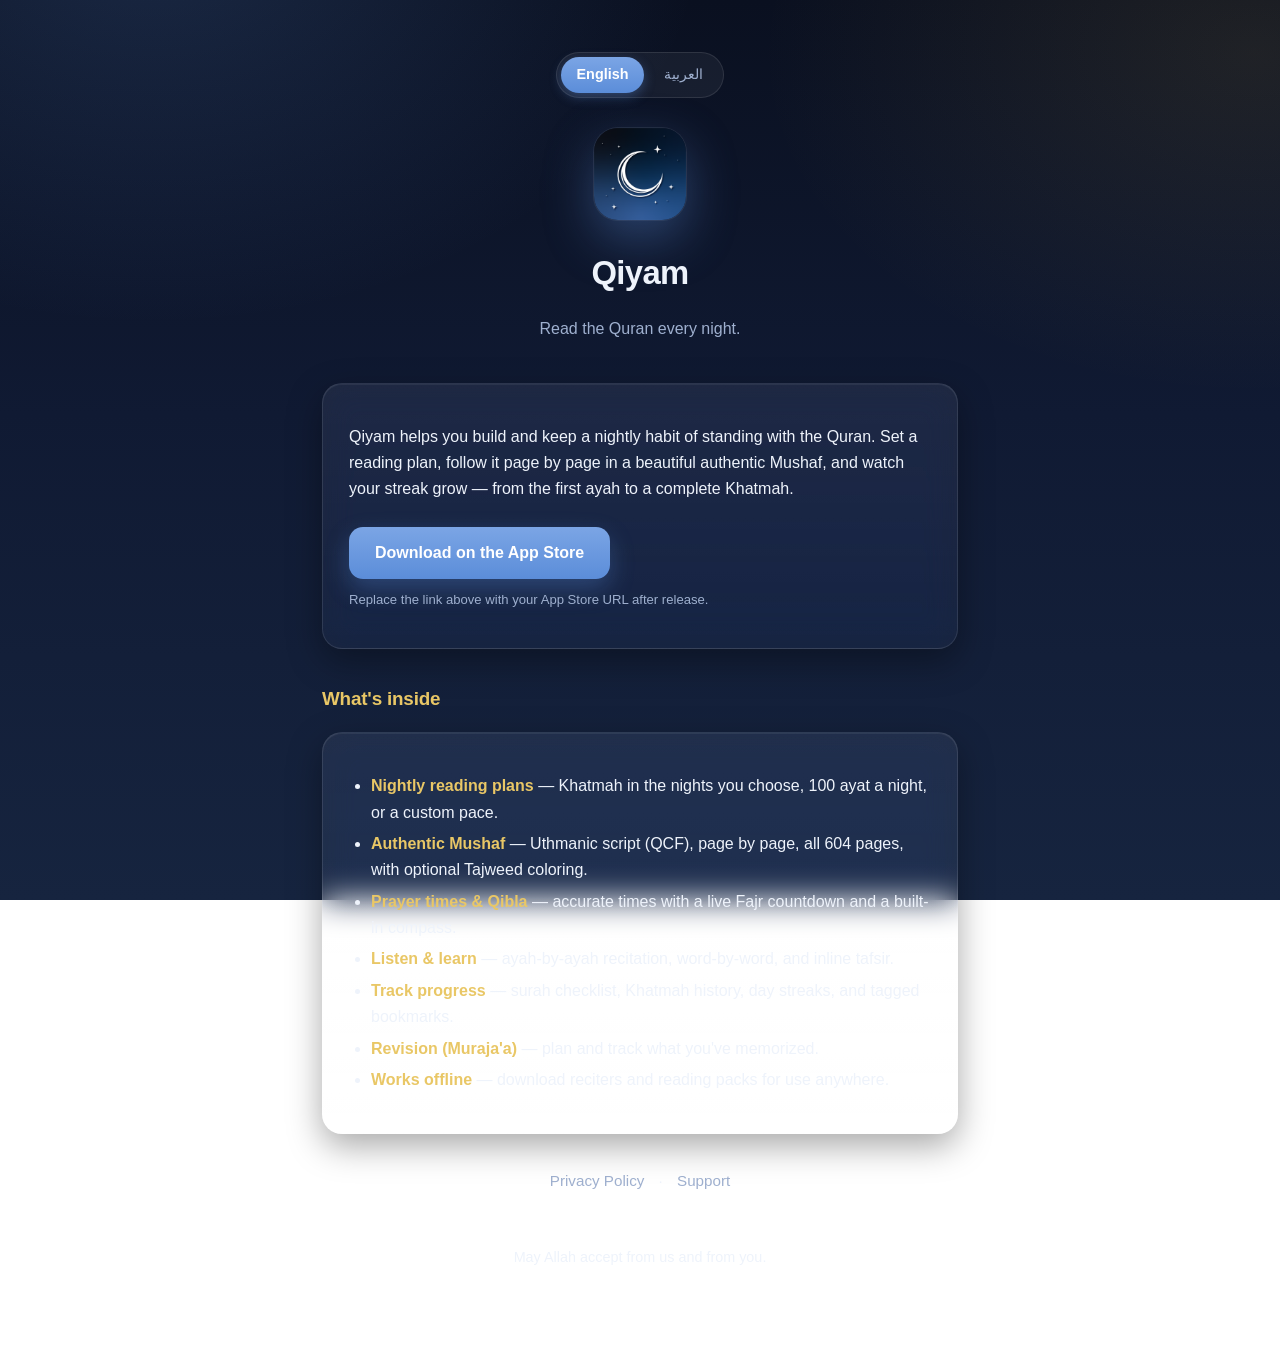
<file: index.html>
<!DOCTYPE html>
<html lang="en">
<head>
  <meta charset="UTF-8" />
  <meta name="viewport" content="width=device-width, initial-scale=1.0" />
  <title>Qiyam — Read the Quran Every Night</title>
  <meta name="description" content="Qiyam helps you build a nightly habit of Quran reading with authentic Mushaf, prayer times, Qibla, audio recitation, and streak tracking." />
  <link rel="icon" type="image/png" href="icon.png" />
  <link rel="stylesheet" href="style.css" />
</head>
<body>
  <div class="wrap">
    <div class="langswitch">
      <a href="index.html" class="active">English</a>
      <a href="ar.html">العربية</a>
    </div>
    <header class="site">
      <img class="icon" src="icon.png" alt="Qiyam app icon" width="96" height="96" />
      <h1>Qiyam</h1>
      <p class="muted">Read the Quran every night.</p>
    </header>

    <div class="card">
      <p>Qiyam helps you build and keep a nightly habit of standing with the Quran. Set a reading plan, follow it page by page in a beautiful authentic Mushaf, and watch your streak grow — from the first ayah to a complete Khatmah.</p>
      <a class="btn" href="#">Download on the App Store</a>
      <p class="muted" style="font-size:0.82rem;margin-top:10px;">Replace the link above with your App Store URL after release.</p>
    </div>

    <h2>What's inside</h2>
    <div class="card">
      <ul>
        <li><strong>Nightly reading plans</strong> — Khatmah in the nights you choose, 100 ayat a night, or a custom pace.</li>
        <li><strong>Authentic Mushaf</strong> — Uthmanic script (QCF), page by page, all 604 pages, with optional Tajweed coloring.</li>
        <li><strong>Prayer times &amp; Qibla</strong> — accurate times with a live Fajr countdown and a built-in compass.</li>
        <li><strong>Listen &amp; learn</strong> — ayah-by-ayah recitation, word-by-word, and inline tafsir.</li>
        <li><strong>Track progress</strong> — surah checklist, Khatmah history, day streaks, and tagged bookmarks.</li>
        <li><strong>Revision (Muraja'a)</strong> — plan and track what you've memorized.</li>
        <li><strong>Works offline</strong> — download reciters and reading packs for use anywhere.</li>
      </ul>
    </div>

    <nav class="nav">
      <a href="privacy.html">Privacy Policy</a> ·
      <a href="support.html">Support</a>
    </nav>

    <footer>
      <p>May Allah accept from us and from you.</p>
    </footer>
  </div>
</body>
</html>
</file>
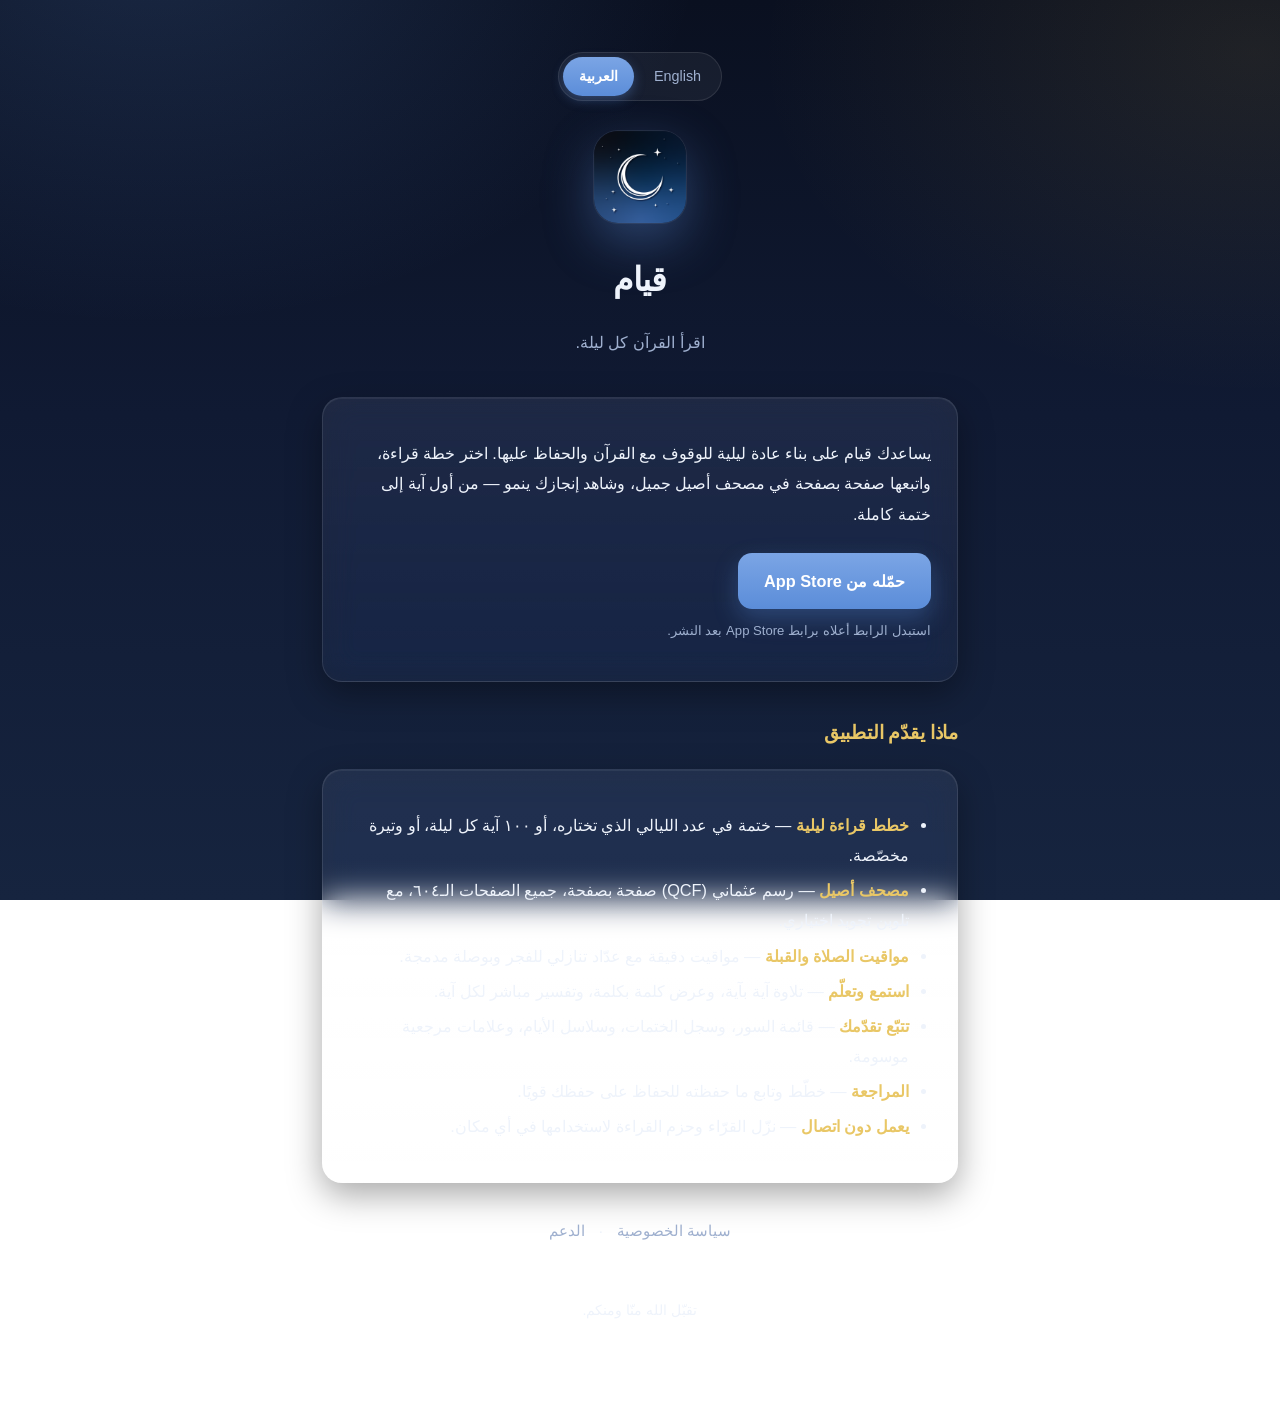
<file: ar.html>
<!DOCTYPE html>
<html lang="ar" dir="rtl">
<head>
  <meta charset="UTF-8" />
  <meta name="viewport" content="width=device-width, initial-scale=1.0" />
  <title>قيام — اقرأ القرآن كل ليلة</title>
  <meta name="description" content="يساعدك قيام على بناء عادة ليلية لقراءة القرآن مع مصحف أصيل، ومواقيت الصلاة، والقبلة، والتلاوة الصوتية، وتتبّع الإنجاز." />
  <link rel="icon" type="image/png" href="icon.png" />
  <link rel="stylesheet" href="style.css" />
</head>
<body>
  <div class="wrap">
    <div class="langswitch">
      <a href="index.html">English</a>
      <a href="ar.html" class="active">العربية</a>
    </div>

    <header class="site">
      <img class="icon" src="icon.png" alt="أيقونة تطبيق قيام" width="96" height="96" />
      <h1>قيام</h1>
      <p class="muted">اقرأ القرآن كل ليلة.</p>
    </header>

    <div class="card">
      <p>يساعدك قيام على بناء عادة ليلية للوقوف مع القرآن والحفاظ عليها. اختر خطة قراءة، واتبعها صفحة بصفحة في مصحف أصيل جميل، وشاهد إنجازك ينمو — من أول آية إلى ختمة كاملة.</p>
      <a class="btn" href="#">حمّله من App Store</a>
      <p class="muted" style="font-size:0.82rem;margin-top:10px;">استبدل الرابط أعلاه برابط App Store بعد النشر.</p>
    </div>

    <h2>ماذا يقدّم التطبيق</h2>
    <div class="card">
      <ul>
        <li><strong>خطط قراءة ليلية</strong> — ختمة في عدد الليالي الذي تختاره، أو ١٠٠ آية كل ليلة، أو وتيرة مخصّصة.</li>
        <li><strong>مصحف أصيل</strong> — رسم عثماني (QCF) صفحة بصفحة، جميع الصفحات الـ٦٠٤، مع تلوين تجويد اختياري.</li>
        <li><strong>مواقيت الصلاة والقبلة</strong> — مواقيت دقيقة مع عدّاد تنازلي للفجر وبوصلة مدمجة.</li>
        <li><strong>استمع وتعلّم</strong> — تلاوة آية بآية، وعرض كلمة بكلمة، وتفسير مباشر لكل آية.</li>
        <li><strong>تتبّع تقدّمك</strong> — قائمة السور، وسجل الختمات، وسلاسل الأيام، وعلامات مرجعية موسومة.</li>
        <li><strong>المراجعة</strong> — خطّط وتابع ما حفظته للحفاظ على حفظك قويًا.</li>
        <li><strong>يعمل دون اتصال</strong> — نزّل القرّاء وحزم القراءة لاستخدامها في أي مكان.</li>
      </ul>
    </div>

    <nav class="nav">
      <a href="privacy-ar.html">سياسة الخصوصية</a> ·
      <a href="support-ar.html">الدعم</a>
    </nav>

    <footer>
      <p>تقبّل الله منّا ومنكم.</p>
    </footer>
  </div>
</body>
</html>
</file>
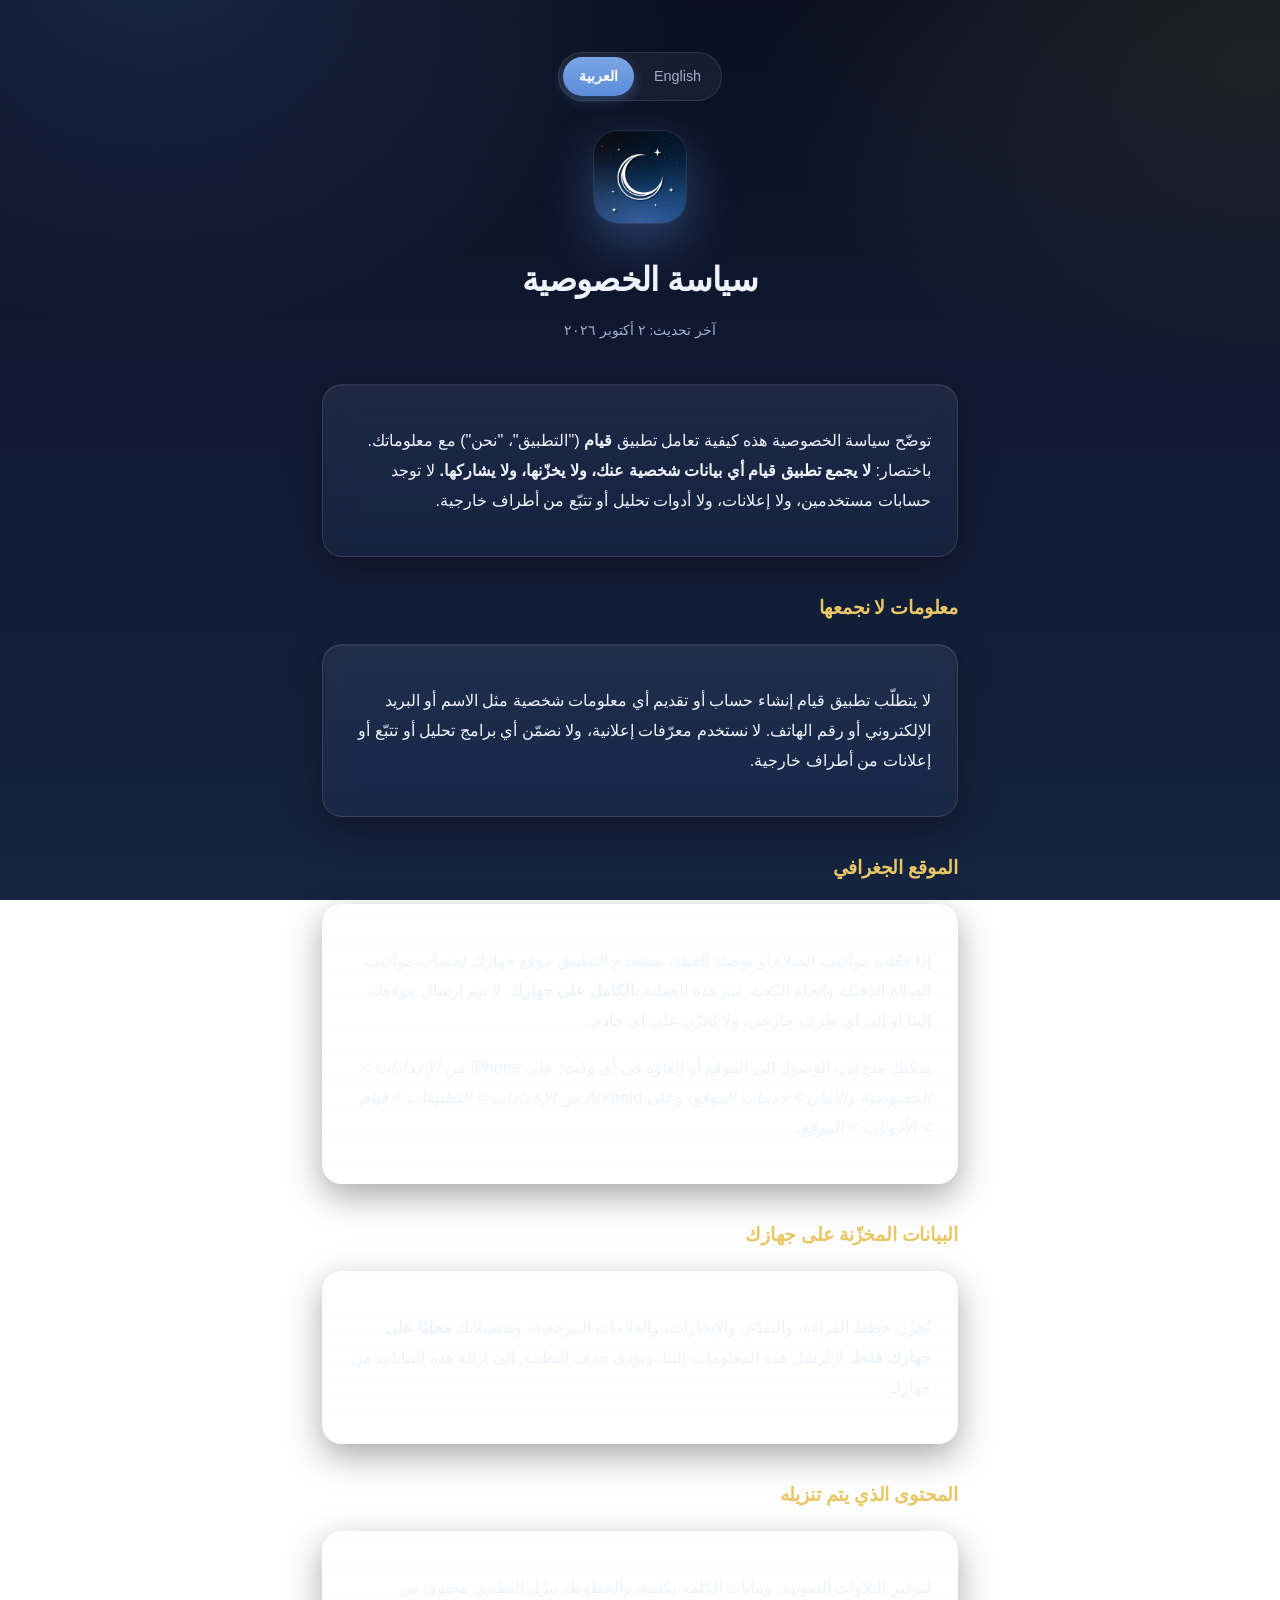
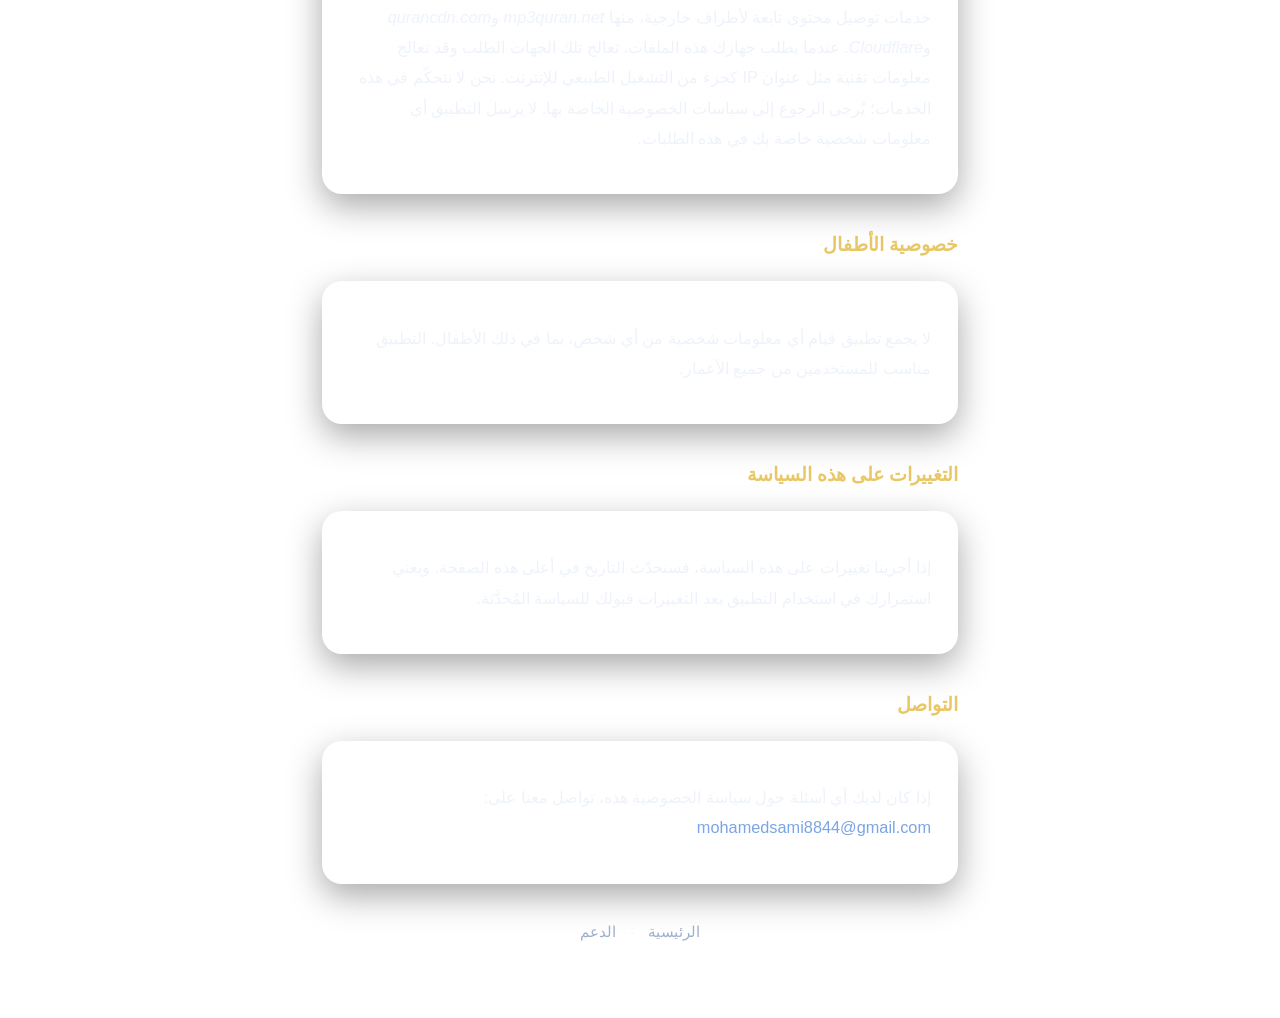
<file: privacy-ar.html>
<!DOCTYPE html>
<html lang="ar" dir="rtl">
<head>
  <meta charset="UTF-8" />
  <meta name="viewport" content="width=device-width, initial-scale=1.0" />
  <title>سياسة الخصوصية — قيام</title>
  <meta name="description" content="سياسة الخصوصية لتطبيق قيام على iOS." />
  <link rel="icon" type="image/png" href="icon.png" />
  <link rel="stylesheet" href="style.css" />
</head>
<body>
  <div class="wrap">
    <div class="langswitch">
      <a href="privacy.html">English</a>
      <a href="privacy-ar.html" class="active">العربية</a>
    </div>

    <header class="site">
      <img class="icon" src="icon.png" alt="أيقونة تطبيق قيام" width="96" height="96" />
      <h1>سياسة الخصوصية</h1>
      <p class="updated">آخر تحديث: ٢ أكتوبر ٢٠٢٦</p>
    </header>

    <div class="card">
      <p>توضّح سياسة الخصوصية هذه كيفية تعامل تطبيق <strong>قيام</strong> ("التطبيق"، "نحن") مع معلوماتك. باختصار: <strong>لا يجمع تطبيق قيام أي بيانات شخصية عنك، ولا يخزّنها، ولا يشاركها.</strong> لا توجد حسابات مستخدمين، ولا إعلانات، ولا أدوات تحليل أو تتبّع من أطراف خارجية.</p>
    </div>

    <h2>معلومات لا نجمعها</h2>
    <div class="card">
      <p>لا يتطلّب تطبيق قيام إنشاء حساب أو تقديم أي معلومات شخصية مثل الاسم أو البريد الإلكتروني أو رقم الهاتف. لا نستخدم معرّفات إعلانية، ولا نضمّن أي برامج تحليل أو تتبّع أو إعلانات من أطراف خارجية.</p>
    </div>

    <h2>الموقع الجغرافي</h2>
    <div class="card">
      <p>إذا فعّلت مواقيت الصلاة أو بوصلة القبلة، يستخدم التطبيق موقع جهازك لحساب مواقيت الصلاة الدقيقة واتجاه الكعبة. تتم هذه العملية <strong>بالكامل على جهازك</strong>. لا يتم إرسال موقعك إلينا أو إلى أي طرف خارجي، ولا يُخزَّن على أي خادم.</p>
      <p>يمكنك منح إذن الوصول إلى الموقع أو إلغاؤه في أي وقت: على iPhone من <em>الإعدادات &gt; الخصوصية والأمان &gt; خدمات الموقع</em>، وعلى Android من <em>الإعدادات &gt; التطبيقات &gt; قيام &gt; الأذونات &gt; الموقع</em>.</p>
    </div>

    <h2>البيانات المخزّنة على جهازك</h2>
    <div class="card">
      <p>تُخزَّن خطط القراءة، والتقدّم، والإنجازات، والعلامات المرجعية، وتفضيلاتك <strong>محليًا على جهازك فقط</strong>. لا تُرسَل هذه المعلومات إلينا. ويؤدي حذف التطبيق إلى إزالة هذه البيانات من جهازك.</p>
    </div>

    <h2>المحتوى الذي يتم تنزيله</h2>
    <div class="card">
      <p>لتوفير التلاوات الصوتية، وبيانات الكلمة بكلمة، والخطوط، ينزّل التطبيق محتوى من خدمات توصيل محتوى تابعة لأطراف خارجية، منها <em>mp3quran.net</em> و<em>qurancdn.com</em> و<em>Cloudflare</em>. عندما يطلب جهازك هذه الملفات، تعالج تلك الجهات الطلب وقد تعالج معلومات تقنية مثل عنوان IP كجزء من التشغيل الطبيعي للإنترنت. نحن لا نتحكّم في هذه الخدمات؛ يُرجى الرجوع إلى سياسات الخصوصية الخاصة بها. لا يرسل التطبيق أي معلومات شخصية خاصة بك في هذه الطلبات.</p>
    </div>

    <h2>خصوصية الأطفال</h2>
    <div class="card">
      <p>لا يجمع تطبيق قيام أي معلومات شخصية من أي شخص، بما في ذلك الأطفال. التطبيق مناسب للمستخدمين من جميع الأعمار.</p>
    </div>

    <h2>التغييرات على هذه السياسة</h2>
    <div class="card">
      <p>إذا أجرينا تغييرات على هذه السياسة، فسنحدّث التاريخ في أعلى هذه الصفحة. ويعني استمرارك في استخدام التطبيق بعد التغييرات قبولك للسياسة المُحدَّثة.</p>
    </div>

    <h2>التواصل</h2>
    <div class="card">
      <p>إذا كان لديك أي أسئلة حول سياسة الخصوصية هذه، تواصل معنا على:<br />
      <a href="mailto:mohamedsami8844@gmail.com">mohamedsami8844@gmail.com</a></p>
    </div>

    <nav class="nav">
      <a href="ar.html">الرئيسية</a> ·
      <a href="support-ar.html">الدعم</a>
    </nav>
  </div>
</body>
</html>
</file>
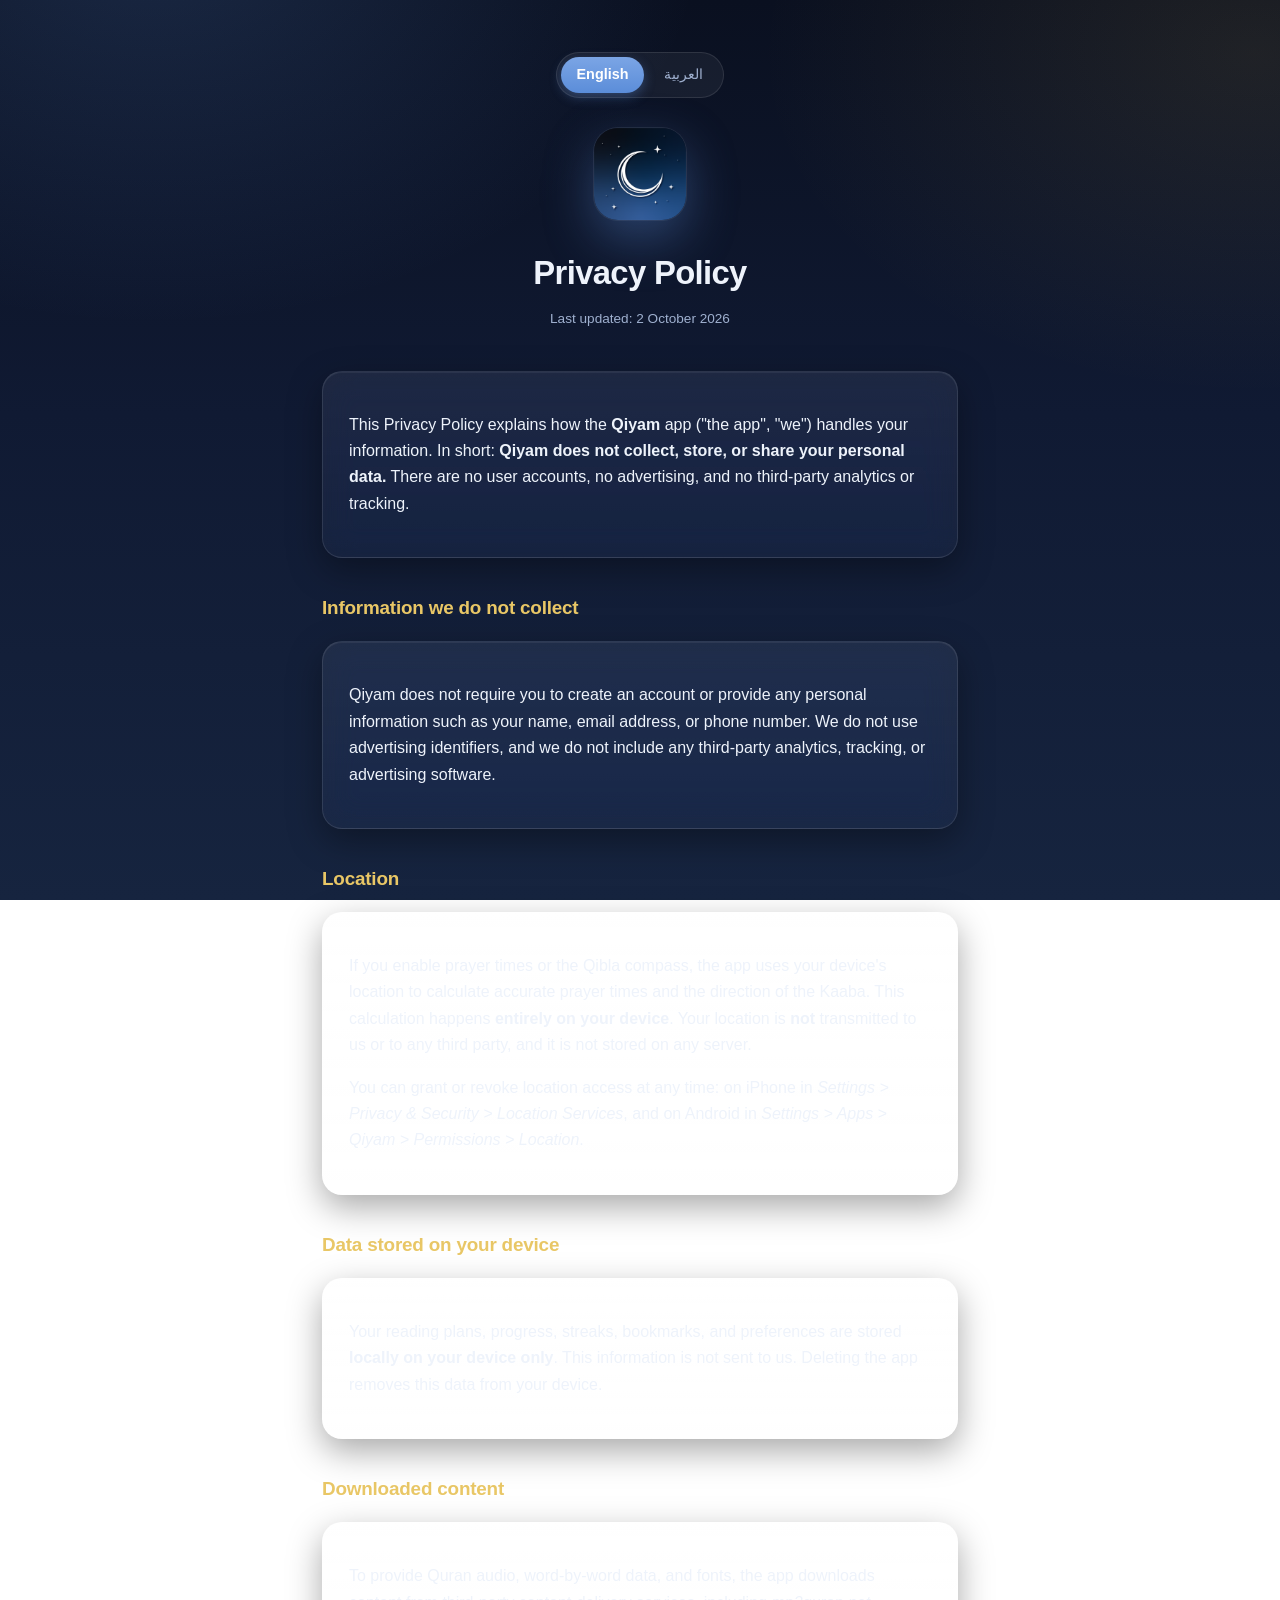
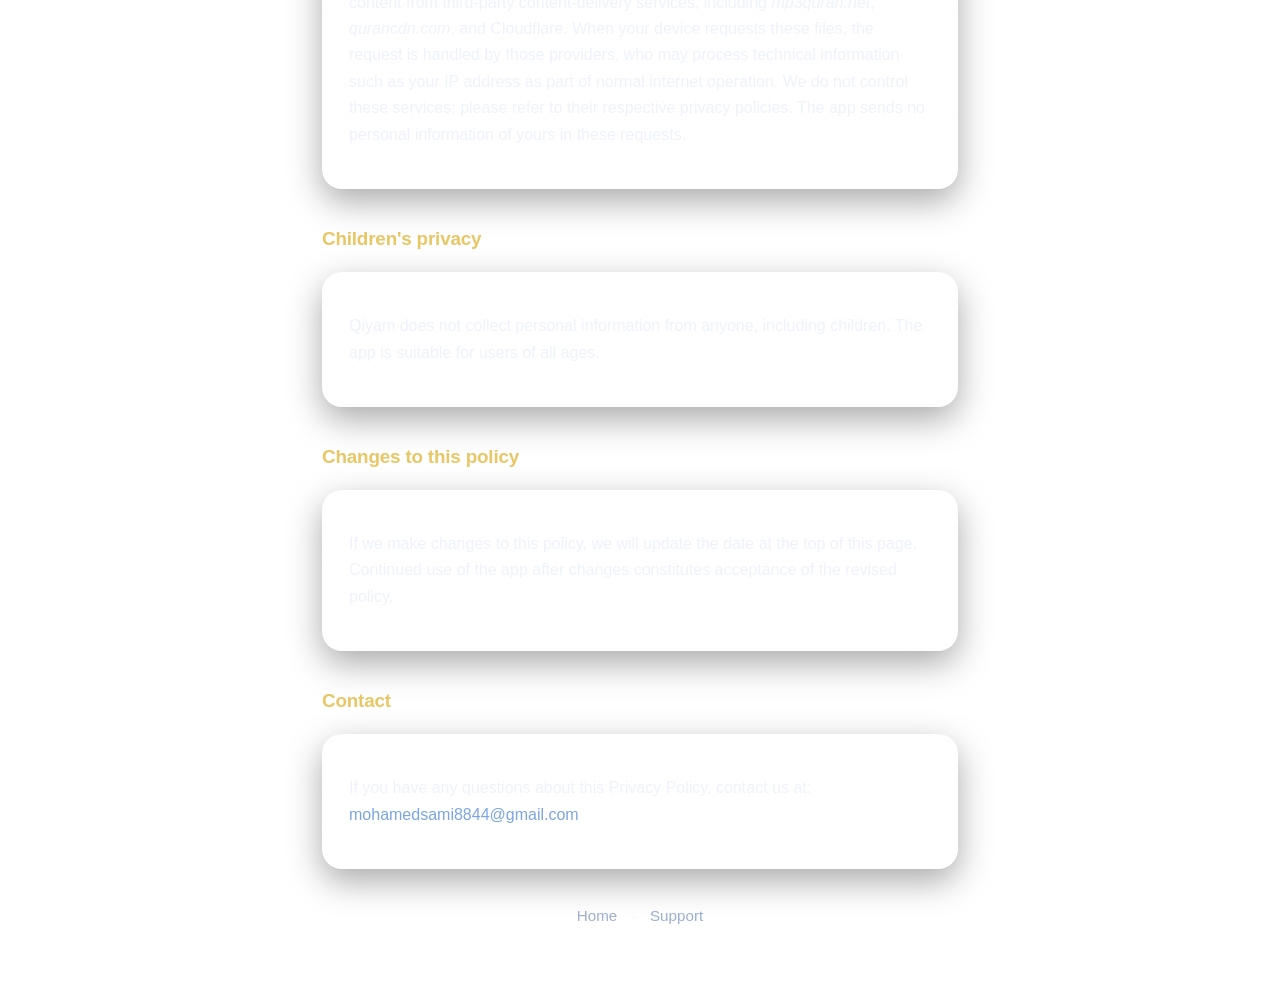
<file: privacy.html>
<!DOCTYPE html>
<html lang="en">
<head>
  <meta charset="UTF-8" />
  <meta name="viewport" content="width=device-width, initial-scale=1.0" />
  <title>Privacy Policy — Qiyam</title>
  <meta name="description" content="Privacy Policy for the Qiyam iOS app." />
  <link rel="icon" type="image/png" href="icon.png" />
  <link rel="stylesheet" href="style.css" />
</head>
<body>
  <div class="wrap">
    <div class="langswitch">
      <a href="privacy.html" class="active">English</a>
      <a href="privacy-ar.html">العربية</a>
    </div>
    <header class="site">
      <img class="icon" src="icon.png" alt="Qiyam app icon" width="96" height="96" />
      <h1>Privacy Policy</h1>
      <p class="updated">Last updated: 2 October 2026</p>
    </header>

    <div class="card">
      <p>This Privacy Policy explains how the <strong>Qiyam</strong> app ("the app", "we") handles your information. In short: <strong>Qiyam does not collect, store, or share your personal data.</strong> There are no user accounts, no advertising, and no third-party analytics or tracking.</p>
    </div>

    <h2>Information we do not collect</h2>
    <div class="card">
      <p>Qiyam does not require you to create an account or provide any personal information such as your name, email address, or phone number. We do not use advertising identifiers, and we do not include any third-party analytics, tracking, or advertising software.</p>
    </div>

    <h2>Location</h2>
    <div class="card">
      <p>If you enable prayer times or the Qibla compass, the app uses your device's location to calculate accurate prayer times and the direction of the Kaaba. This calculation happens <strong>entirely on your device</strong>. Your location is <strong>not</strong> transmitted to us or to any third party, and it is not stored on any server.</p>
      <p>You can grant or revoke location access at any time: on iPhone in <em>Settings &gt; Privacy &amp; Security &gt; Location Services</em>, and on Android in <em>Settings &gt; Apps &gt; Qiyam &gt; Permissions &gt; Location</em>.</p>
    </div>

    <h2>Data stored on your device</h2>
    <div class="card">
      <p>Your reading plans, progress, streaks, bookmarks, and preferences are stored <strong>locally on your device only</strong>. This information is not sent to us. Deleting the app removes this data from your device.</p>
    </div>

    <h2>Downloaded content</h2>
    <div class="card">
      <p>To provide Quran audio, word-by-word data, and fonts, the app downloads content from third-party content-delivery services, including <em>mp3quran.net</em>, <em>qurancdn.com</em>, and Cloudflare. When your device requests these files, the request is handled by those providers, who may process technical information such as your IP address as part of normal internet operation. We do not control these services; please refer to their respective privacy policies. The app sends no personal information of yours in these requests.</p>
    </div>

    <h2>Children's privacy</h2>
    <div class="card">
      <p>Qiyam does not collect personal information from anyone, including children. The app is suitable for users of all ages.</p>
    </div>

    <h2>Changes to this policy</h2>
    <div class="card">
      <p>If we make changes to this policy, we will update the date at the top of this page. Continued use of the app after changes constitutes acceptance of the revised policy.</p>
    </div>

    <h2>Contact</h2>
    <div class="card">
      <p>If you have any questions about this Privacy Policy, contact us at:<br />
      <a href="mailto:mohamedsami8844@gmail.com">mohamedsami8844@gmail.com</a></p>
    </div>

    <nav class="nav">
      <a href="index.html">Home</a> ·
      <a href="support.html">Support</a>
    </nav>
  </div>
</body>
</html>
</file>
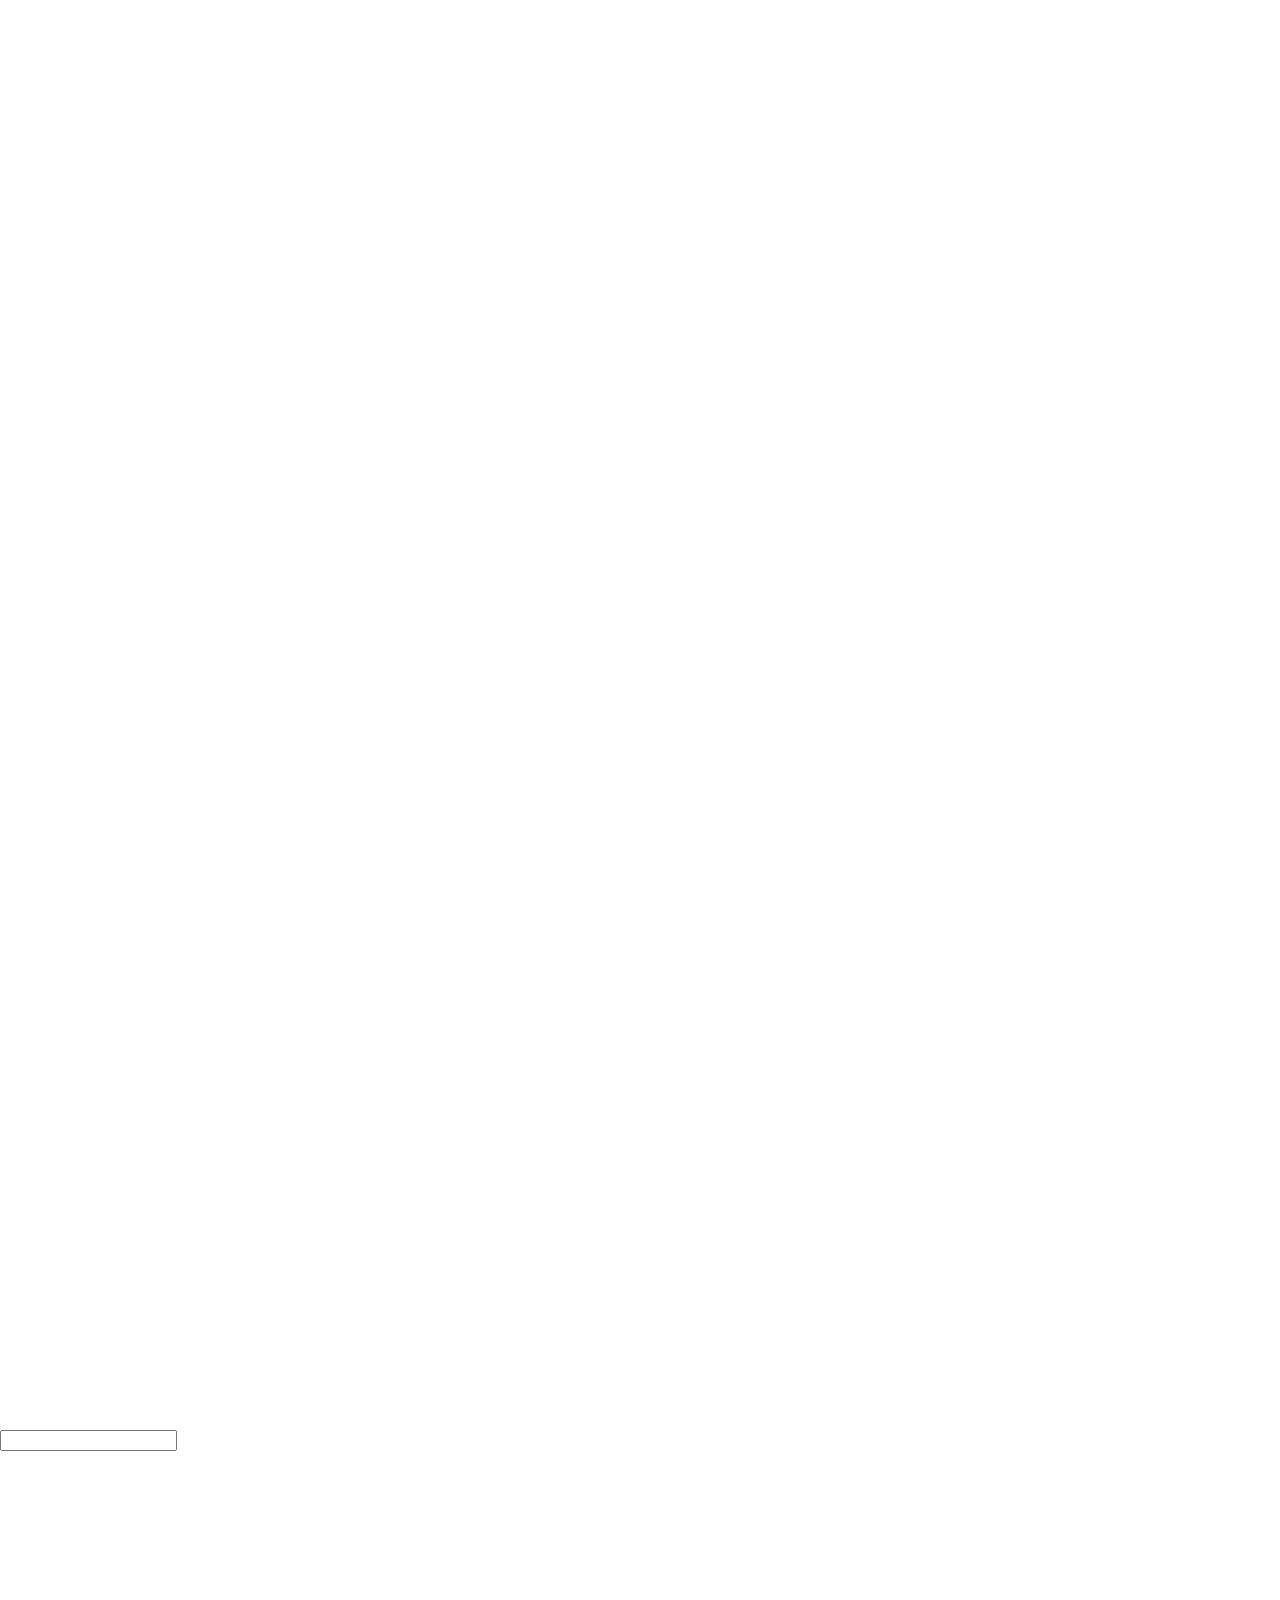
<file: support-ar.html>
<!DOCTYPE html>
<html lang="ar" dir="rtl">
<head>
  <meta charset="UTF-8" />
  <meta name="viewport" content="width=device-width, initial-scale=1.0" />
  <title>الدعم — قيام</title>
  <meta name="description" content="الدعم والمساعدة لتطبيق قيام على iOS." />
  <link rel="icon" type="image/png" href="icon.png" />
  <link rel="stylesheet" href="style.css" />
</head>
<body>
  <div class="wrap">
    <div class="langswitch">
      <a href="support.html">English</a>
      <a href="support-ar.html" class="active">العربية</a>
    </div>

    <header class="site">
      <img class="icon" src="icon.png" alt="أيقونة تطبيق قيام" width="96" height="96" />
      <h1>الدعم</h1>
      <p class="muted">نحن هنا لمساعدتك.</p>
    </header>

    <div class="card">
      <p>هل لديك سؤال، أو واجهت مشكلة، أو لديك اقتراح؟ راسلنا وسنردّ عليك في أقرب وقت ممكن إن شاء الله.</p>
      <a class="btn" href="mailto:mohamedsami8844@gmail.com?subject=Qiyam%20Support">راسل الدعم</a>
      <p class="muted" style="margin-top:12px;"><a href="mailto:mohamedsami8844@gmail.com">mohamedsami8844@gmail.com</a></p>
    </div>

    <h2>الإبلاغ عن مشكلة</h2>
    <div class="card">
      <p class="muted" style="margin-top:0;">أخبرنا بما حدث وفي أي قسم من التطبيق ظهرت المشكلة — يساعدنا ذلك على إصلاحها بسرعة.</p>
      <form id="bugForm">
        <div class="field">
          <label for="type">نوع المشكلة <span class="req">*</span></label>
          <select id="type" required></select>
        </div>
        <div class="field">
          <label for="section">التبويب / القسم <span class="req">*</span></label>
          <select id="section" required></select>
        </div>
        <div class="field">
          <label for="description">ما المشكلة؟ <span class="req">*</span></label>
          <textarea id="description" required placeholder="ماذا حدث؟ وما الذي كنت تتوقعه؟ خطوات إعادة الحدوث إن أمكن."></textarea>
        </div>
        <div class="field">
          <label for="name">الاسم (اختياري)</label>
          <input id="name" type="text" autocomplete="name" />
        </div>
        <div class="field">
          <label for="email">بريدك للتواصل (اختياري)</label>
          <input id="email" type="email" autocomplete="email" inputmode="email" />
        </div>
        <!-- فخّ للبريد المزعج: تملؤه الروبوتات فقط، ويتجاهله Formspree. -->
        <input type="text" name="_gotcha" tabindex="-1" autocomplete="off"
               style="position:absolute;left:-9999px;" aria-hidden="true" />
        <button class="form-btn" type="submit">إرسال البلاغ</button>
        <p id="status" class="form-status" hidden></p>
        <p class="form-meta">
          تُرسَل تلقائيًا لتسهيل المتابعة —
          <strong>الإصدار:</strong> <span id="m-version">—</span> ·
          <strong>النظام:</strong> <span id="m-os">—</span> ·
          <strong>الجهاز:</strong> <span id="m-device">—</span>
        </p>
      </form>
    </div>
    <script>
      (function () {
        // ألصق رابط نموذج Formspree هنا لتجميع البلاغات في لوحة التحكم.
        // احصل عليه من https://formspree.io (أنشئ نموذجًا ← انسخ رابط ‎/f/xxxx).
        var FORMSPREE_ENDPOINT = "https://formspree.io/f/mbdngorn";
        var EMAIL = "mohamedsami8844@gmail.com"; // بديل إن لم يُضبط الرابط أو انقطع الاتصال

        // Display in Arabic; keep a stable English value so reports stay easy to sort.
        var TYPES = [
          { ar: "خطأ", en: "Bug" },
          { ar: "تعطّل / تجمّد", en: "Crash" },
          { ar: "الأداء (بطء أو تقطيع)", en: "Performance" },
          { ar: "مظهر / واجهة", en: "UI" },
          { ar: "اقتراح ميزة", en: "Suggestion" },
          { ar: "أخرى", en: "Other" }
        ];
        var SECTIONS = [
          { ar: "الرئيسية / الصلاة", en: "Home / Prayer" },
          { ar: "المصحف (القارئ)", en: "Quran Reader" },
          { ar: "قيام الليل", en: "Qiyam" },
          { ar: "تمارين القيام", en: "Qiyam Practice" },
          { ar: "المراجعة", en: "Murajaa (Review)" },
          { ar: "قلب القرآن", en: "Quran Heart" },
          { ar: "العلامات المرجعية", en: "Bookmarks" },
          { ar: "معلومات السورة", en: "Surah Info" },
          { ar: "الموضوعات", en: "Topics" },
          { ar: "التنزيلات", en: "Downloads" },
          { ar: "التنبيهات والتذكيرات", en: "Notifications / Reminders" },
          { ar: "الإعدادات", en: "Settings" },
          { ar: "أخرى", en: "Other" }
        ];

        var p = new URLSearchParams(location.search);
        var $ = function (id) { return document.getElementById(id); };
        var typeSel = $("type"), sectionSel = $("section"), status = $("status");

        function fill(sel, list) {
          list.forEach(function (s) {
            var o = document.createElement("option");
            o.value = s.en; o.textContent = s.ar; sel.appendChild(o);
          });
        }
        fill(typeSel, TYPES);
        fill(sectionSel, SECTIONS);
        $("m-version").textContent = p.get("v") || "—";
        $("m-os").textContent = p.get("os") || "—";
        $("m-device").textContent = p.get("device") || "—";

        function showStatus(msg, ok) {
          status.textContent = msg;
          status.className = "form-status " + (ok ? "ok" : "err");
          status.hidden = false;
        }

        function payload() {
          return {
            type: typeSel.value,
            section: sectionSel.value,
            description: $("description").value.trim(),
            name: $("name").value.trim(),
            email: $("email").value.trim(),
            version: p.get("v") || "",
            os: p.get("os") || "",
            device: p.get("device") || "",
            _subject: "[Qiyam] " + typeSel.value + " — " + sectionSel.value
          };
        }

        function openMail(d) {
          var body = d.description + "\n\n— — —\n"
            + "Type: " + d.type + "\n"
            + "Section: " + d.section + "\n"
            + "Name: " + (d.name || "-") + "\n"
            + "Email: " + (d.email || "-") + "\n"
            + "Version: " + (d.version || "-") + "\n"
            + "OS: " + (d.os || "-") + "\n"
            + "Device: " + (d.device || "-");
          location.href = "mailto:" + EMAIL
            + "?subject=" + encodeURIComponent(d._subject)
            + "&body=" + encodeURIComponent(body);
        }

        $("bugForm").addEventListener("submit", function (e) {
          e.preventDefault();
          var d = payload();

          if (FORMSPREE_ENDPOINT.indexOf("REPLACE") !== -1) { openMail(d); return; }

          var btn = e.target.querySelector("button[type=submit]");
          btn.disabled = true;
          fetch(FORMSPREE_ENDPOINT, {
            method: "POST",
            headers: { "Accept": "application/json", "Content-Type": "application/json" },
            body: JSON.stringify(d)
          }).then(function (res) {
            btn.disabled = false;
            if (res.ok) {
              e.target.reset();
              showStatus("شكرًا لك! تم استلام بلاغك.", true);
            } else {
              showStatus("تعذّر الإرسال. سنفتح البريد بدلًا من ذلك…", false);
              openMail(d);
            }
          }).catch(function () {
            btn.disabled = false;
            showStatus("خطأ في الاتصال. سنفتح البريد بدلًا من ذلك…", false);
            openMail(d);
          });
        });
      })();
    </script>

    <h2>أسئلة شائعة</h2>

    <div class="card">
      <h2 style="margin-top:0;">كيف تعمل مواقيت الصلاة؟</h2>
      <p>فعّل إذن الوصول إلى الموقع ليحسب قيام مواقيت الصلاة الدقيقة واتجاه القبلة على جهازك. يمكنك تغيير الإذن من إعدادات iOS ‏<em>&gt; الخصوصية والأمان &gt; خدمات الموقع</em>.</p>
    </div>

    <div class="card">
      <h2 style="margin-top:0;">هل يمكنني استخدام التطبيق دون اتصال بالإنترنت؟</h2>
      <p>نعم. المصحف متاح دون اتصال، ويمكنك تنزيل القرّاء وحزم القراءة من داخل التطبيق للقراءة والاستماع دون اتصال.</p>
    </div>

    <div class="card">
      <h2 style="margin-top:0;">كيف أُعِدّ خطة قراءة؟</h2>
      <p>افتح تبويب قيام واختر خطة — أكمل القرآن (ختمة) في عدد الليالي الذي تختاره، أو اقرأ مقدارًا ثابتًا كل ليلة، أو حدّد وتيرة مخصّصة. يمكنك إعادة الجدولة في أي وقت.</p>
    </div>

    <div class="card">
      <h2 style="margin-top:0;">يبدو تقدّمي أو إنجازي غير صحيح.</h2>
      <p>بياناتك مخزّنة على جهازك. إذا بدا شيء غير صحيح، راسلنا بوصف مختصر وسنساعدك في حلّه.</p>
    </div>

    <nav class="nav">
      <a href="ar.html">الرئيسية</a> ·
      <a href="privacy-ar.html">سياسة الخصوصية</a>
    </nav>
  </div>
</body>
</html>
</file>
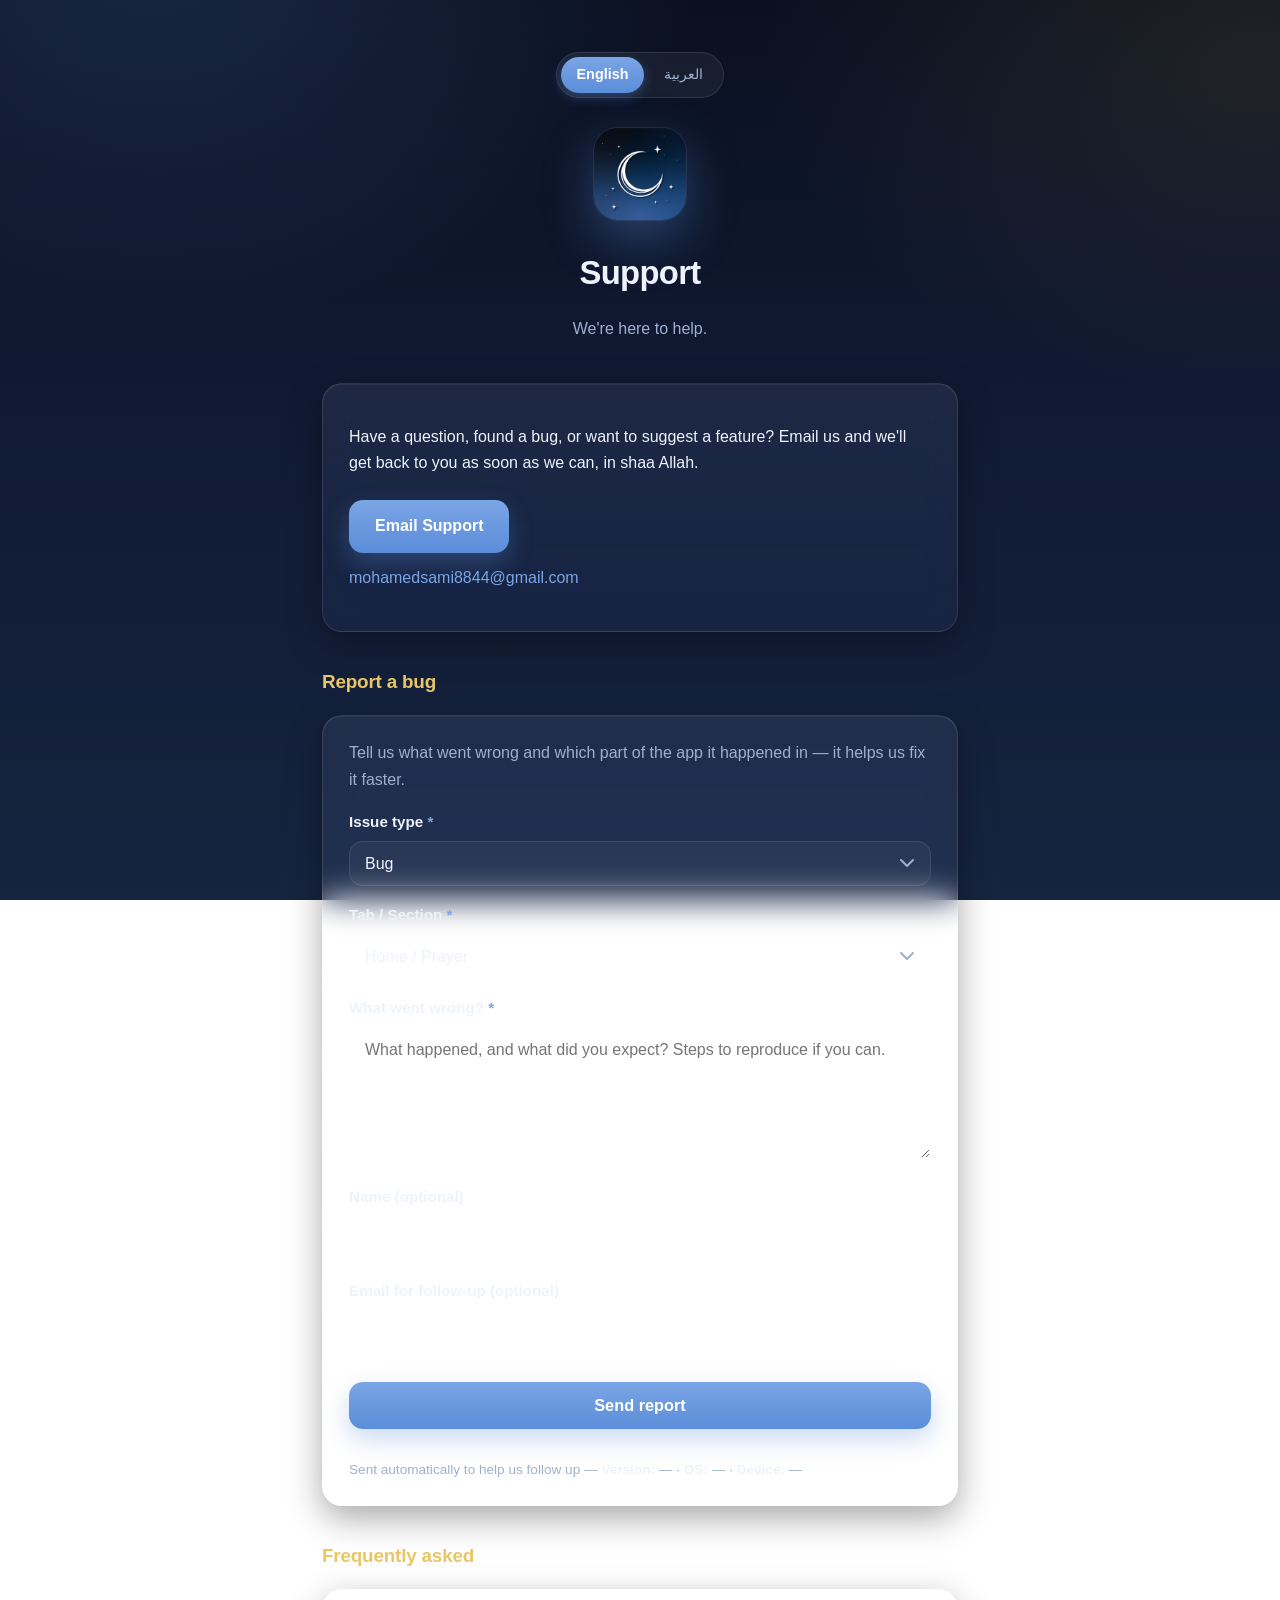
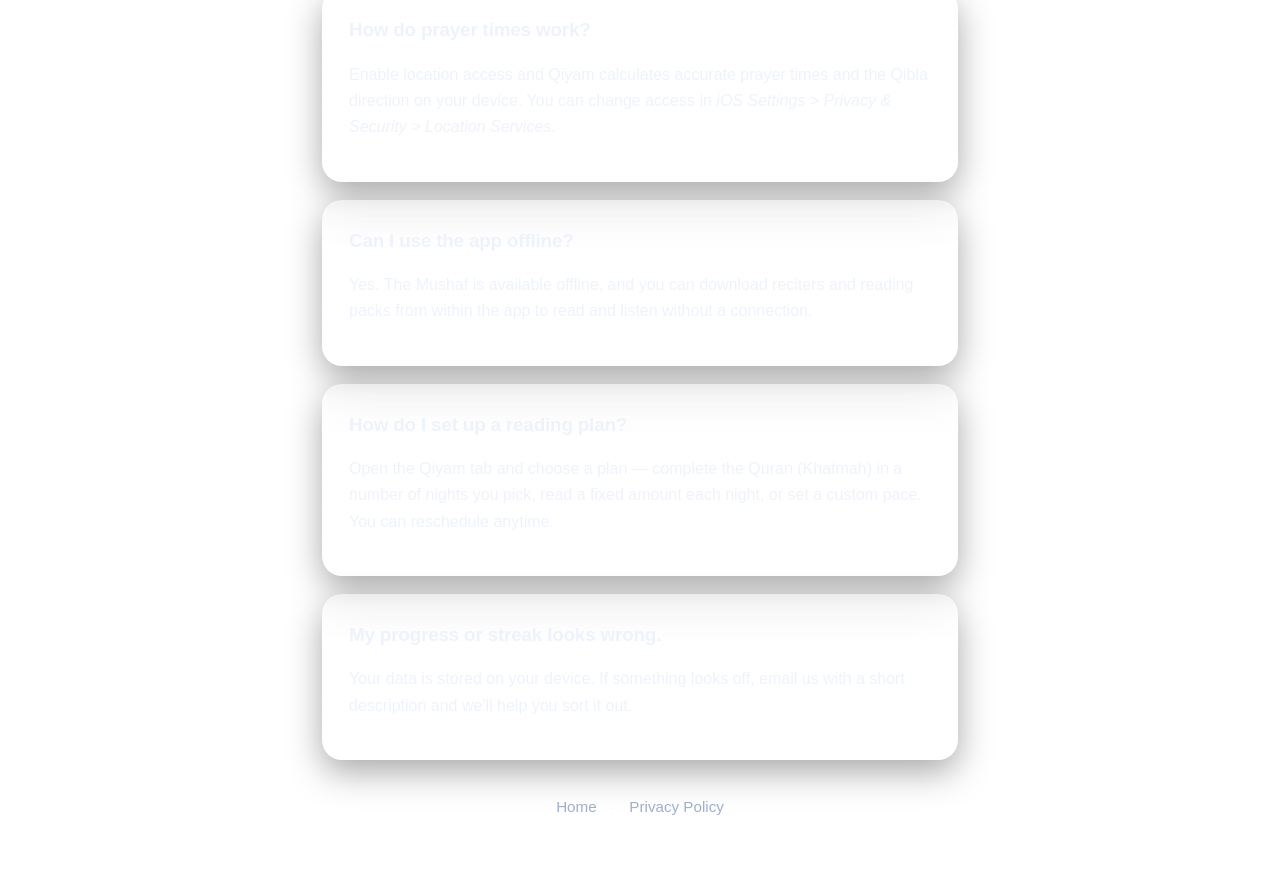
<file: support.html>
<!DOCTYPE html>
<html lang="en">
<head>
  <meta charset="UTF-8" />
  <meta name="viewport" content="width=device-width, initial-scale=1.0" />
  <title>Support — Qiyam</title>
  <meta name="description" content="Support and help for the Qiyam iOS app." />
  <link rel="icon" type="image/png" href="icon.png" />
  <link rel="stylesheet" href="style.css" />
</head>
<body>
  <div class="wrap">
    <div class="langswitch">
      <a href="support.html" class="active">English</a>
      <a href="support-ar.html">العربية</a>
    </div>
    <header class="site">
      <img class="icon" src="icon.png" alt="Qiyam app icon" width="96" height="96" />
      <h1>Support</h1>
      <p class="muted">We're here to help.</p>
    </header>

    <div class="card">
      <p>Have a question, found a bug, or want to suggest a feature? Email us and we'll get back to you as soon as we can, in shaa Allah.</p>
      <a class="btn" href="mailto:mohamedsami8844@gmail.com?subject=Qiyam%20Support">Email Support</a>
      <p class="muted" style="margin-top:12px;"><a href="mailto:mohamedsami8844@gmail.com">mohamedsami8844@gmail.com</a></p>
    </div>

    <h2>Report a bug</h2>
    <div class="card">
      <p class="muted" style="margin-top:0;">Tell us what went wrong and which part of the app it happened in — it helps us fix it faster.</p>
      <form id="bugForm">
        <div class="field">
          <label for="type">Issue type <span class="req">*</span></label>
          <select id="type" required></select>
        </div>
        <div class="field">
          <label for="section">Tab / Section <span class="req">*</span></label>
          <select id="section" required></select>
        </div>
        <div class="field">
          <label for="description">What went wrong? <span class="req">*</span></label>
          <textarea id="description" required placeholder="What happened, and what did you expect? Steps to reproduce if you can."></textarea>
        </div>
        <div class="field">
          <label for="name">Name (optional)</label>
          <input id="name" type="text" autocomplete="name" />
        </div>
        <div class="field">
          <label for="email">Email for follow-up (optional)</label>
          <input id="email" type="email" autocomplete="email" inputmode="email" />
        </div>
        <!-- Honeypot: bots fill this; humans never see it. Formspree drops it. -->
        <input type="text" name="_gotcha" tabindex="-1" autocomplete="off"
               style="position:absolute;left:-9999px;" aria-hidden="true" />
        <button class="form-btn" type="submit">Send report</button>
        <p id="status" class="form-status" hidden></p>
        <p class="form-meta">
          Sent automatically to help us follow up —
          <strong>Version:</strong> <span id="m-version">—</span> ·
          <strong>OS:</strong> <span id="m-os">—</span> ·
          <strong>Device:</strong> <span id="m-device">—</span>
        </p>
      </form>
    </div>
    <script>
      (function () {
        // Paste your Formspree form endpoint here to collect submissions in the
        // dashboard. Get it at https://formspree.io (create a form → copy /f/xxxx).
        var FORMSPREE_ENDPOINT = "https://formspree.io/f/mbdngorn";
        var EMAIL = "mohamedsami8844@gmail.com"; // fallback if endpoint unset / offline

        var TYPES = ["Bug", "Crash", "Performance", "UI", "Suggestion", "Other"];
        var TYPE_LABELS = {
          Bug: "Bug", Crash: "Crash / freeze", Performance: "Performance (slow or laggy)",
          UI: "Visual / UI", Suggestion: "Feature suggestion", Other: "Other"
        };
        var SECTIONS = [
          "Home / Prayer", "Quran Reader", "Qiyam", "Qiyam Practice",
          "Murajaa (Review)", "Quran Heart", "Bookmarks", "Surah Info",
          "Topics", "Downloads", "Notifications / Reminders", "Settings", "Other"
        ];

        var p = new URLSearchParams(location.search);
        var $ = function (id) { return document.getElementById(id); };
        var typeSel = $("type"), sectionSel = $("section"), status = $("status");

        TYPES.forEach(function (t) {
          var o = document.createElement("option");
          o.value = t; o.textContent = TYPE_LABELS[t]; typeSel.appendChild(o);
        });
        SECTIONS.forEach(function (s) {
          var o = document.createElement("option");
          o.value = s; o.textContent = s; sectionSel.appendChild(o);
        });
        $("m-version").textContent = p.get("v") || "—";
        $("m-os").textContent = p.get("os") || "—";
        $("m-device").textContent = p.get("device") || "—";

        function showStatus(msg, ok) {
          status.textContent = msg;
          status.className = "form-status " + (ok ? "ok" : "err");
          status.hidden = false;
        }

        function payload() {
          return {
            type: typeSel.value,
            section: sectionSel.value,
            description: $("description").value.trim(),
            name: $("name").value.trim(),
            email: $("email").value.trim(),
            version: p.get("v") || "",
            os: p.get("os") || "",
            device: p.get("device") || "",
            _subject: "[Qiyam] " + typeSel.value + " — " + sectionSel.value
          };
        }

        function openMail(d) {
          var body = d.description + "\n\n— — —\n"
            + "Type: " + d.type + "\n"
            + "Section: " + d.section + "\n"
            + "Name: " + (d.name || "-") + "\n"
            + "Email: " + (d.email || "-") + "\n"
            + "Version: " + (d.version || "-") + "\n"
            + "OS: " + (d.os || "-") + "\n"
            + "Device: " + (d.device || "-");
          location.href = "mailto:" + EMAIL
            + "?subject=" + encodeURIComponent(d._subject)
            + "&body=" + encodeURIComponent(body);
        }

        $("bugForm").addEventListener("submit", function (e) {
          e.preventDefault();
          var d = payload();

          // Not configured yet → fall back to email so the form never breaks.
          if (FORMSPREE_ENDPOINT.indexOf("REPLACE") !== -1) { openMail(d); return; }

          var btn = e.target.querySelector("button[type=submit]");
          btn.disabled = true;
          fetch(FORMSPREE_ENDPOINT, {
            method: "POST",
            headers: { "Accept": "application/json", "Content-Type": "application/json" },
            body: JSON.stringify(d)
          }).then(function (res) {
            btn.disabled = false;
            if (res.ok) {
              e.target.reset();
              showStatus("Thank you! Your report was received.", true);
            } else {
              showStatus("Couldn't submit. Opening email instead…", false);
              openMail(d);
            }
          }).catch(function () {
            btn.disabled = false;
            showStatus("Network error. Opening email instead…", false);
            openMail(d);
          });
        });
      })();
    </script>

    <h2>Frequently asked</h2>

    <div class="card">
      <h2 style="margin-top:0;">How do prayer times work?</h2>
      <p>Enable location access and Qiyam calculates accurate prayer times and the Qibla direction on your device. You can change access in <em>iOS Settings &gt; Privacy &amp; Security &gt; Location Services</em>.</p>
    </div>

    <div class="card">
      <h2 style="margin-top:0;">Can I use the app offline?</h2>
      <p>Yes. The Mushaf is available offline, and you can download reciters and reading packs from within the app to read and listen without a connection.</p>
    </div>

    <div class="card">
      <h2 style="margin-top:0;">How do I set up a reading plan?</h2>
      <p>Open the Qiyam tab and choose a plan — complete the Quran (Khatmah) in a number of nights you pick, read a fixed amount each night, or set a custom pace. You can reschedule anytime.</p>
    </div>

    <div class="card">
      <h2 style="margin-top:0;">My progress or streak looks wrong.</h2>
      <p>Your data is stored on your device. If something looks off, email us with a short description and we'll help you sort it out.</p>
    </div>

    <nav class="nav">
      <a href="index.html">Home</a> ·
      <a href="privacy.html">Privacy Policy</a>
    </nav>
  </div>
</body>
</html>
</file>
<file: style.css>
:root {
  /* App navy theme: blue accent (#5B8DD9) on deep navy, gold as a warm highlight. */
  --bg-0: #0a1020;
  --bg-1: #101a33;
  --bg-2: #16243f;
  --card-a: rgba(255, 255, 255, 0.065);
  --card-b: rgba(255, 255, 255, 0.028);
  --card-border: rgba(255, 255, 255, 0.10);
  --text: #eef3fb;
  --muted: #9fb0cf;
  --blue: #5b8dd9;         /* app navy accent */
  --blue-strong: #7ba5e5;
  --gold: #d9b34a;
  --gold-strong: #e9c766;
  --link: #7ba5e5;
  --radius: 20px;
}
* { box-sizing: border-box; }
html { -webkit-text-size-adjust: 100%; scroll-behavior: smooth; }
body {
  margin: 0;
  min-height: 100vh;
  font-family: -apple-system, BlinkMacSystemFont, "Segoe UI", Roboto, Helvetica, Arial, sans-serif;
  color: var(--text);
  line-height: 1.65;
  -webkit-font-smoothing: antialiased;
  background:
    radial-gradient(1000px 720px at 12% -8%, rgba(91, 141, 217, 0.20), transparent 55%),
    radial-gradient(900px 620px at 98% 6%, rgba(217, 179, 74, 0.10), transparent 55%),
    linear-gradient(180deg, var(--bg-0) 0%, var(--bg-1) 46%, var(--bg-2) 100%);
  background-attachment: fixed;
}
::selection { background: rgba(91, 141, 217, 0.40); }

.wrap { max-width: 680px; margin: 0 auto; padding: 52px 22px 72px; }

/* Header */
header.site { text-align: center; margin-bottom: 40px; }
header.site .icon {
  width: 92px; height: 92px; border-radius: 24px;
  box-shadow: 0 18px 50px rgba(91, 141, 217, 0.38), 0 0 0 1px rgba(255, 255, 255, 0.08);
  margin-bottom: 18px;
}
h1 { font-size: 2.05rem; margin: 0 0 8px; letter-spacing: -0.02em; font-weight: 700; }
h2 { font-size: 1.18rem; margin: 34px 0 10px; letter-spacing: -0.01em; color: var(--gold-strong); font-weight: 650; }
.card h2 { color: var(--text); }
p, li { color: var(--text); }
.muted { color: var(--muted); }

/* Glass cards */
.card {
  background: linear-gradient(180deg, var(--card-a), var(--card-b));
  border: 1px solid var(--card-border);
  border-radius: var(--radius);
  padding: 24px 26px;
  margin: 18px 0;
  backdrop-filter: blur(16px) saturate(125%);
  -webkit-backdrop-filter: blur(16px) saturate(125%);
  box-shadow: 0 12px 34px rgba(0, 0, 0, 0.34), inset 0 1px 0 rgba(255, 255, 255, 0.06);
}

/* Links */
a { color: var(--link); text-decoration: none; transition: color 0.15s ease; }
a:hover { color: var(--gold-strong); text-decoration: underline; text-underline-offset: 3px; }

.nav { text-align: center; margin: 34px 0 0; font-size: 0.95rem; }
.nav a { margin: 0 10px; color: var(--muted); }
.nav a:hover { color: var(--text); }
.updated { font-size: 0.85rem; color: var(--muted); text-align: center; margin-top: 4px; }

/* Buttons */
.btn {
  display: inline-block;
  background: linear-gradient(180deg, var(--blue-strong), var(--blue));
  color: #fff;
  padding: 13px 26px;
  border-radius: 14px;
  font-weight: 600;
  margin-top: 8px;
  box-shadow: 0 10px 24px rgba(91, 141, 217, 0.32);
  transition: transform 0.15s ease, box-shadow 0.15s ease, filter 0.15s ease;
}
.btn:hover { text-decoration: none; transform: translateY(-1px); filter: brightness(1.06); box-shadow: 0 14px 30px rgba(91, 141, 217, 0.42); }
.btn:active { transform: translateY(0); }

footer { text-align: center; margin-top: 52px; font-size: 0.9rem; color: var(--muted); }
ul { padding-left: 22px; }
li { margin: 5px 0; }
li strong { color: var(--gold-strong); font-weight: 600; }

/* Language switch — modern segmented pill */
.langswitch {
  width: fit-content; margin: 0 auto 30px;
  display: flex; gap: 4px;
  background: rgba(255, 255, 255, 0.05);
  border: 1px solid var(--card-border);
  border-radius: 999px; padding: 4px;
  font-size: 0.9rem;
}
.langswitch a {
  color: var(--muted); padding: 6px 16px; border-radius: 999px;
  transition: background 0.18s ease, color 0.18s ease;
}
.langswitch a:hover { color: var(--text); text-decoration: none; }
.langswitch a.active {
  color: #fff; font-weight: 600;
  background: linear-gradient(180deg, var(--blue-strong), var(--blue));
  box-shadow: 0 4px 12px rgba(91, 141, 217, 0.35);
}

/* Bug-report form */
.field { margin: 16px 0; }
.field label { display: block; font-weight: 600; margin-bottom: 7px; font-size: 0.95rem; }
.field .req { color: var(--blue-strong); }
.field select,
.field textarea,
.field input {
  width: 100%;
  background: rgba(255, 255, 255, 0.045);
  border: 1px solid var(--card-border);
  border-radius: 14px;
  color: var(--text);
  padding: 13px 15px;
  font-family: inherit;
  font-size: 1rem;
  transition: border-color 0.15s ease, box-shadow 0.15s ease, background 0.15s ease;
}
.field textarea { min-height: 132px; resize: vertical; }
.field select:focus,
.field textarea:focus,
.field input:focus {
  outline: none;
  border-color: var(--blue);
  box-shadow: 0 0 0 3px rgba(91, 141, 217, 0.28);
  background: rgba(255, 255, 255, 0.06);
}
/* Custom dropdown chevron */
.field select {
  appearance: none; -webkit-appearance: none;
  background-image: url("data:image/svg+xml,%3Csvg xmlns='http://www.w3.org/2000/svg' width='14' height='9' viewBox='0 0 14 9'%3E%3Cpath d='M1 1l6 6 6-6' fill='none' stroke='%239fb0cf' stroke-width='2' stroke-linecap='round' stroke-linejoin='round'/%3E%3C/svg%3E");
  background-repeat: no-repeat;
  background-position: right 16px center;
  padding-right: 42px;
}
/* Native option menu renders on a light surface in most browsers. */
.field select option { color: #10203a; background: #fff; }
.form-meta {
  font-size: 0.85rem; color: var(--muted);
  margin: 16px 0 0; padding-top: 13px;
  border-top: 1px dashed var(--card-border);
}
.form-meta strong { color: var(--text); font-weight: 600; }
.form-btn {
  width: 100%; border: 0; cursor: pointer;
  background: linear-gradient(180deg, var(--blue-strong), var(--blue));
  color: #fff; padding: 14px 24px; border-radius: 14px;
  font-weight: 600; font-family: inherit; font-size: 1.02rem; margin-top: 10px;
  box-shadow: 0 10px 24px rgba(91, 141, 217, 0.32);
  transition: transform 0.15s ease, box-shadow 0.15s ease, filter 0.15s ease;
}
.form-btn:hover { transform: translateY(-1px); filter: brightness(1.06); box-shadow: 0 14px 30px rgba(91, 141, 217, 0.42); }
.form-btn:active { transform: translateY(0); }
.form-btn:disabled { opacity: 0.6; cursor: default; transform: none; box-shadow: none; }
.form-status {
  margin: 14px 0 0; padding: 12px 15px; border-radius: 12px;
  font-size: 0.95rem; font-weight: 600;
}
.form-status.ok  { color: #d7f7e2; background: rgba(46, 160, 102, 0.18); border: 1px solid rgba(46, 160, 102, 0.42); }
.form-status.err { color: #f6d5d5; background: rgba(200, 70, 70, 0.16); border: 1px solid rgba(200, 70, 70, 0.40); }

/* RTL (Arabic) */
[dir="rtl"] { text-align: right; }
[dir="rtl"] ul { padding-left: 0; padding-right: 22px; }
[dir="rtl"] .wrap { text-align: right; }
[dir="rtl"] .field { text-align: right; }
[dir="rtl"] .field select {
  background-position: left 16px center;
  padding-right: 15px; padding-left: 42px;
}
[dir="rtl"] header.site,
[dir="rtl"] .langswitch,
[dir="rtl"] .nav,
[dir="rtl"] footer,
[dir="rtl"] .updated { text-align: center; }
[dir="rtl"] body { font-size: 1.02rem; line-height: 1.85; }

@media (prefers-reduced-motion: reduce) {
  * { transition: none !important; scroll-behavior: auto !important; }
}
</file>
